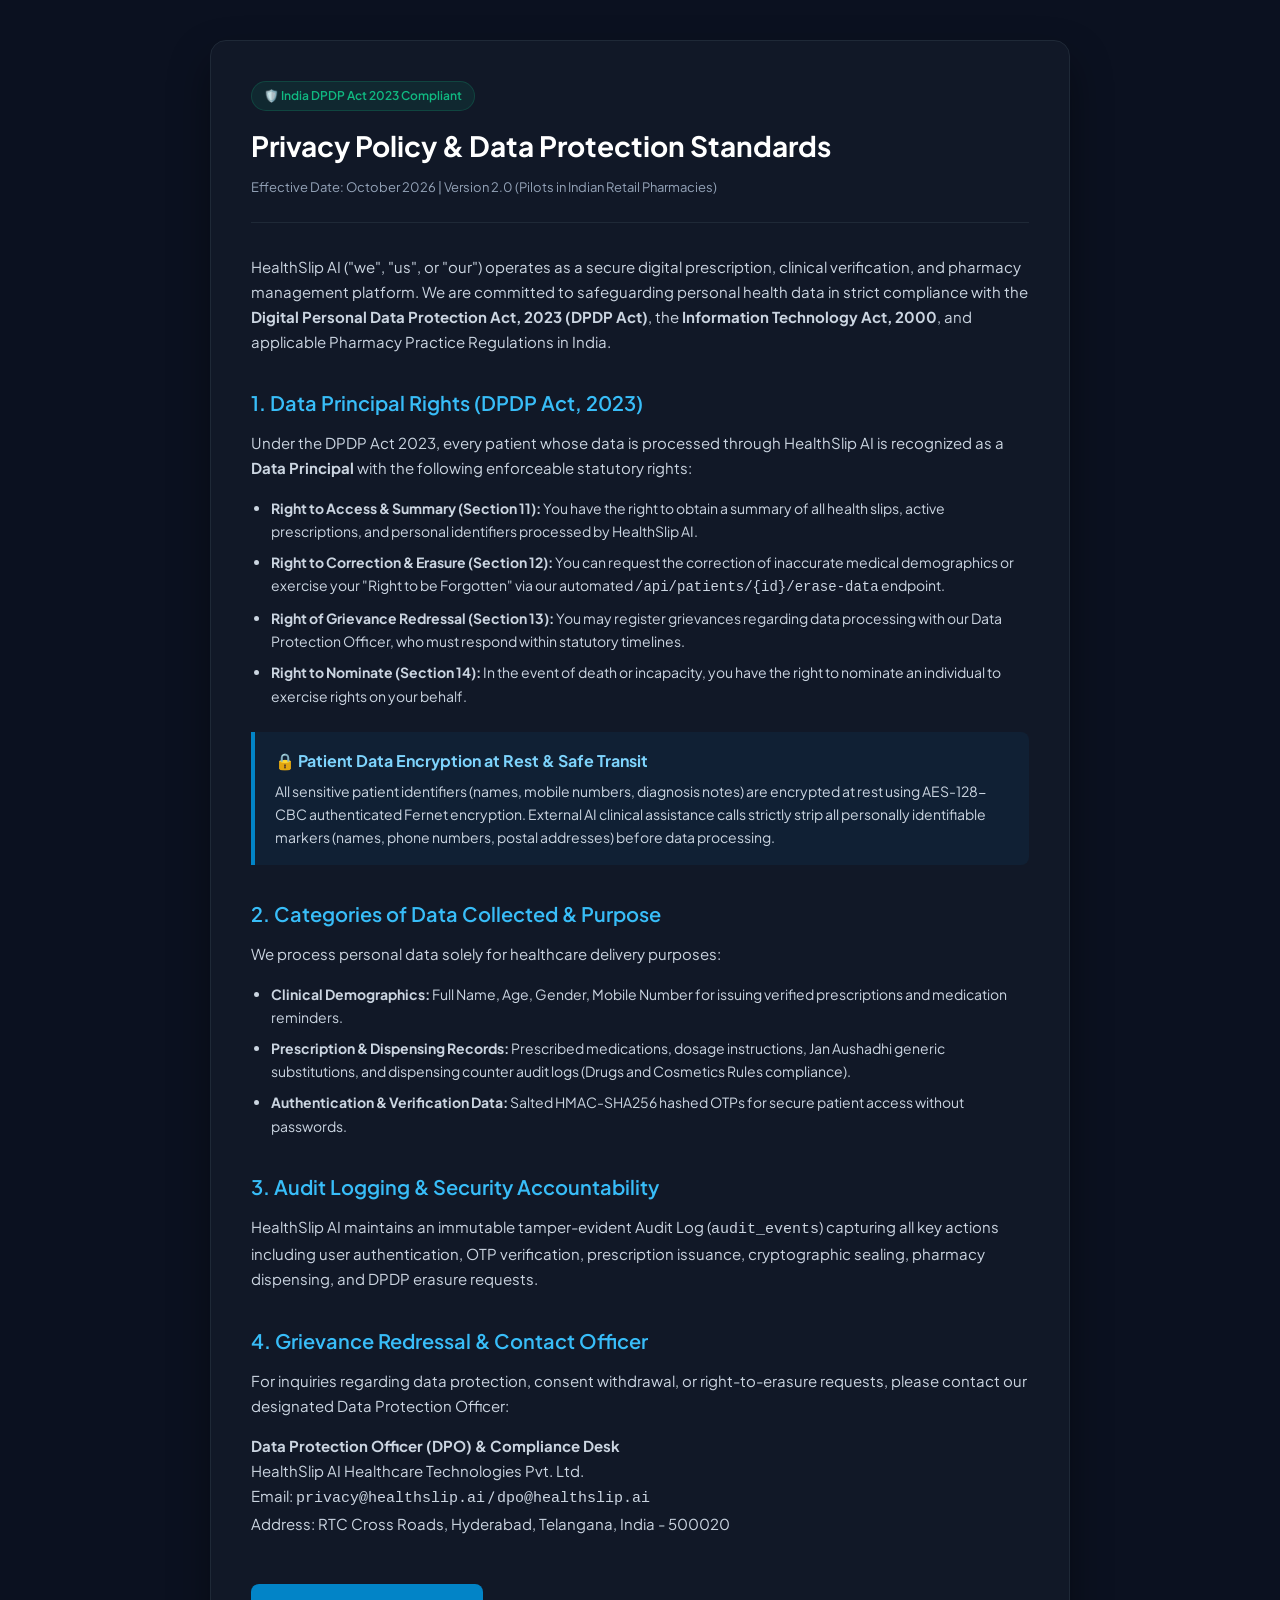
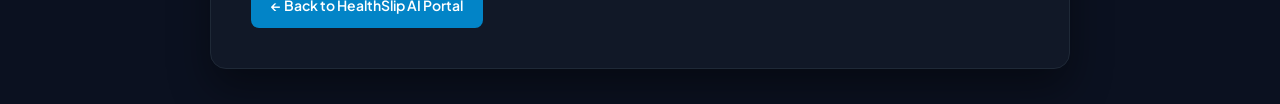
<file: app/templates/privacy.html>
<!DOCTYPE html>
<html lang="en">
<head>
  <meta charset="UTF-8">
  <meta name="viewport" content="width=device-width, initial-scale=1.0">
  <title>Privacy Policy & DPDP Act Compliance | HealthSlip AI</title>
  <link rel="preconnect" href="https://fonts.googleapis.com">
  <link rel="preconnect" href="https://fonts.gstatic.com" crossorigin>
  <link href="https://fonts.googleapis.com/css2?family=Plus+Jakarta+Sans:wght@400;500;600;700&display=swap" rel="stylesheet">
  <style>
    :root {
      --bg: #0B1120;
      --card-bg: #111827;
      --border: #1F2937;
      --primary: #0284C7;
      --primary-hover: #0369A1;
      --text: #F1F5F9;
      --text-muted: #94A3B8;
      --accent-green: #10B981;
    }
    * { box-sizing: border-box; margin: 0; padding: 0; }
    body {
      font-family: 'Plus Jakarta Sans', -apple-system, BlinkMacSystemFont, sans-serif;
      background-color: var(--bg);
      color: var(--text);
      line-height: 1.65;
      padding: 40px 20px;
    }
    .container {
      max-width: 860px;
      margin: 0 auto;
      background: var(--card-bg);
      border: 1px solid var(--border);
      border-radius: 16px;
      padding: 40px;
      box-shadow: 0 20px 40px rgba(0,0,0,0.4);
    }
    .header {
      border-bottom: 1px solid var(--border);
      padding-bottom: 24px;
      margin-bottom: 32px;
    }
    .badge {
      display: inline-flex;
      align-items: center;
      gap: 6px;
      background: rgba(16, 185, 129, 0.1);
      color: var(--accent-green);
      font-size: 12px;
      font-weight: 600;
      padding: 4px 12px;
      border-radius: 9999px;
      margin-bottom: 12px;
      border: 1px solid rgba(16, 185, 129, 0.2);
    }
    h1 { font-size: 28px; font-weight: 700; color: #FFFFFF; margin-bottom: 8px; }
    .updated-date { font-size: 13px; color: var(--text-muted); }
    h2 { font-size: 20px; font-weight: 600; color: #38BDF8; margin-top: 32px; margin-bottom: 12px; }
    p { margin-bottom: 16px; color: #CBD5E1; font-size: 15px; }
    ul { margin-left: 20px; margin-bottom: 16px; color: #CBD5E1; }
    li { margin-bottom: 8px; font-size: 14px; }
    .callout {
      background: rgba(2, 132, 199, 0.08);
      border-left: 4px solid var(--primary);
      padding: 16px 20px;
      border-radius: 0 8px 8px 0;
      margin: 24px 0;
    }
    .callout h3 { font-size: 16px; color: #7DD3FC; margin-bottom: 6px; }
    .callout p { margin: 0; font-size: 14px; }
    .btn-back {
      display: inline-block;
      margin-top: 32px;
      background: var(--primary);
      color: #FFFFFF;
      text-decoration: none;
      font-size: 14px;
      font-weight: 600;
      padding: 10px 20px;
      border-radius: 8px;
      transition: background 0.2s;
    }
    .btn-back:hover { background: var(--primary-hover); }
  </style>
</head>
<body>
  <div class="container">
    <div class="header">
      <div class="badge">🛡️ India DPDP Act 2023 Compliant</div>
      <h1>Privacy Policy & Data Protection Standards</h1>
      <div class="updated-date">Effective Date: October 2026 | Version 2.0 (Pilots in Indian Retail Pharmacies)</div>
    </div>

    <p>HealthSlip AI ("we", "us", or "our") operates as a secure digital prescription, clinical verification, and pharmacy management platform. We are committed to safeguarding personal health data in strict compliance with the <b>Digital Personal Data Protection Act, 2023 (DPDP Act)</b>, the <b>Information Technology Act, 2000</b>, and applicable Pharmacy Practice Regulations in India.</p>

    <h2>1. Data Principal Rights (DPDP Act, 2023)</h2>
    <p>Under the DPDP Act 2023, every patient whose data is processed through HealthSlip AI is recognized as a <b>Data Principal</b> with the following enforceable statutory rights:</p>
    <ul>
      <li><b>Right to Access & Summary (Section 11):</b> You have the right to obtain a summary of all health slips, active prescriptions, and personal identifiers processed by HealthSlip AI.</li>
      <li><b>Right to Correction & Erasure (Section 12):</b> You can request the correction of inaccurate medical demographics or exercise your "Right to be Forgotten" via our automated <code>/api/patients/{id}/erase-data</code> endpoint.</li>
      <li><b>Right of Grievance Redressal (Section 13):</b> You may register grievances regarding data processing with our Data Protection Officer, who must respond within statutory timelines.</li>
      <li><b>Right to Nominate (Section 14):</b> In the event of death or incapacity, you have the right to nominate an individual to exercise rights on your behalf.</li>
    </ul>

    <div class="callout">
      <h3>🔒 Patient Data Encryption at Rest & Safe Transit</h3>
      <p>All sensitive patient identifiers (names, mobile numbers, diagnosis notes) are encrypted at rest using AES-128-CBC authenticated Fernet encryption. External AI clinical assistance calls strictly strip all personally identifiable markers (names, phone numbers, postal addresses) before data processing.</p>
    </div>

    <h2>2. Categories of Data Collected & Purpose</h2>
    <p>We process personal data solely for healthcare delivery purposes:</p>
    <ul>
      <li><b>Clinical Demographics:</b> Full Name, Age, Gender, Mobile Number for issuing verified prescriptions and medication reminders.</li>
      <li><b>Prescription & Dispensing Records:</b> Prescribed medications, dosage instructions, Jan Aushadhi generic substitutions, and dispensing counter audit logs (Drugs and Cosmetics Rules compliance).</li>
      <li><b>Authentication & Verification Data:</b> Salted HMAC-SHA256 hashed OTPs for secure patient access without passwords.</li>
    </ul>

    <h2>3. Audit Logging & Security Accountability</h2>
    <p>HealthSlip AI maintains an immutable tamper-evident Audit Log (<code>audit_events</code>) capturing all key actions including user authentication, OTP verification, prescription issuance, cryptographic sealing, pharmacy dispensing, and DPDP erasure requests.</p>

    <h2>4. Grievance Redressal & Contact Officer</h2>
    <p>For inquiries regarding data protection, consent withdrawal, or right-to-erasure requests, please contact our designated Data Protection Officer:</p>
    <p>
      <b>Data Protection Officer (DPO) & Compliance Desk</b><br/>
      HealthSlip AI Healthcare Technologies Pvt. Ltd.<br/>
      Email: <code>privacy@healthslip.ai</code> / <code>dpo@healthslip.ai</code><br/>
      Address: RTC Cross Roads, Hyderabad, Telangana, India - 500020
    </p>

    <a href="/" class="btn-back">← Back to HealthSlip AI Portal</a>
  </div>
</body>
</html>
</file>
